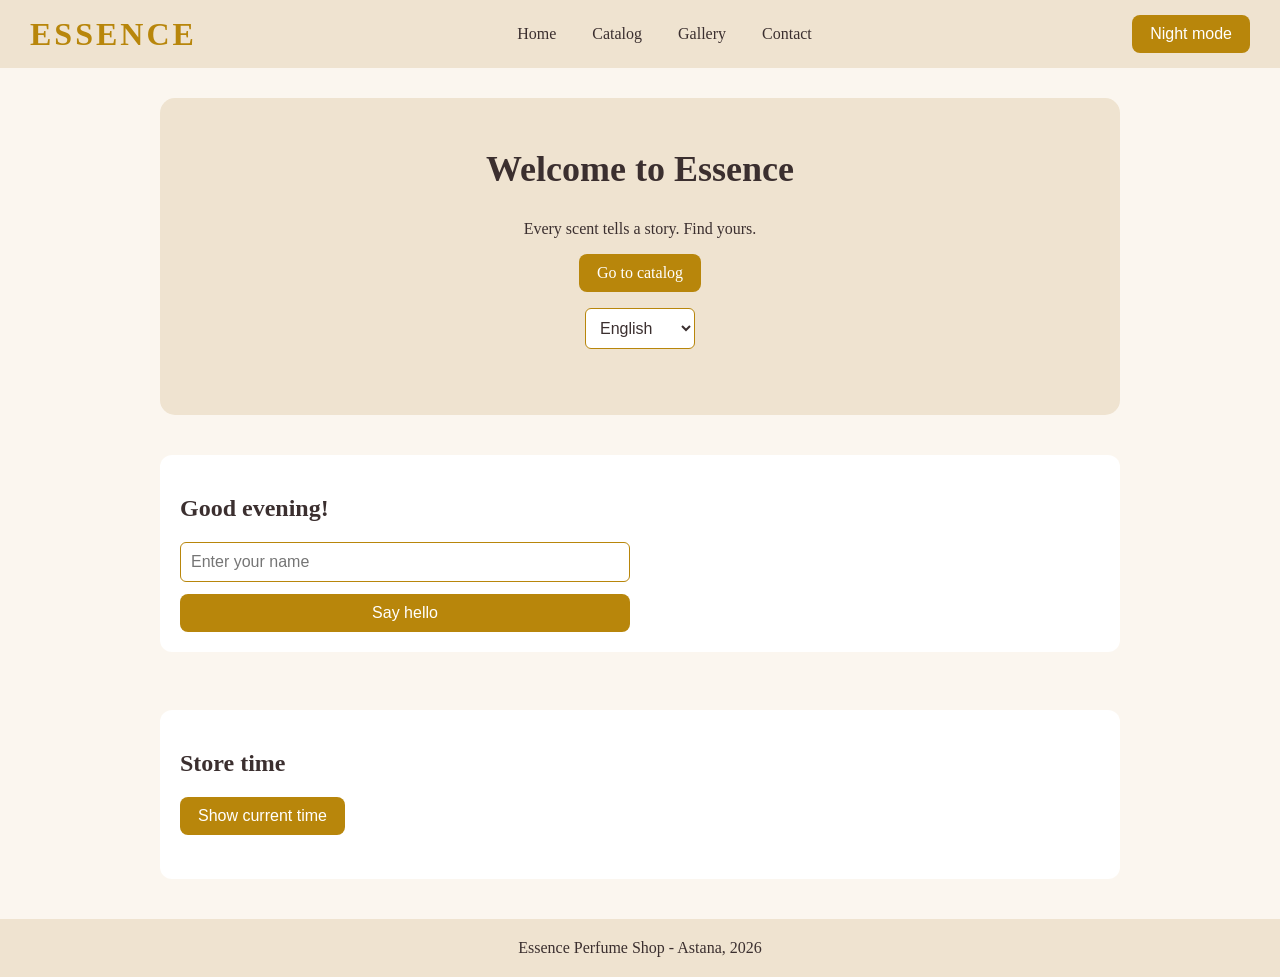
<file: index.html>
<!DOCTYPE html>
<html lang="en">
<head>
<meta charset="UTF-8">
<meta name="viewport" content="width=device-width, initial-scale=1.0">
<title>Home | Essence</title>
<link rel="stylesheet" href="css/style.css">
</head>
<body>
<header>
<h1 class="logo">ESSENCE</h1>
<nav id="menu"><a href="index.html">Home</a><a href="catalog.html">Catalog</a><a href="gallery.html">Gallery</a><a href="contact.html">Contact</a></nav>
<button id="theme-btn">Night mode</button>
</header>
<main>
<section class="hero">
<h2 data-key="title">Welcome to Essence</h2>
<p data-key="text">Every scent tells a story. Find yours.</p>
<a class="btn" href="catalog.html" data-key="btn">Go to catalog</a>
<p><select id="lang-select">
<option value="en">English</option>
<option value="ru">Русский</option>
<option value="kk">Қазақша</option>
</select></p>
</section>
<section class="box">
<h2 id="greeting">Hello!</h2>
<form id="name-form">
<input type="text" id="name-input" placeholder="Enter your name">
<button type="submit">Say hello</button>
</form>
</section>
<br>
<section class="box">
<h2>Store time</h2>
<button id="time-btn">Show current time</button>
<p id="time-output"></p>
</section>
</main>
<footer>Essence Perfume Shop - Astana, 2026</footer>
<script src="js/sound.js"></script>
<script src="js/theme.js"></script>
<script src="js/nav.js"></script>
<script src="js/greeting.js"></script>
<script src="js/clock.js"></script>
<script src="js/language.js"></script>
</body>
</html>
</file>
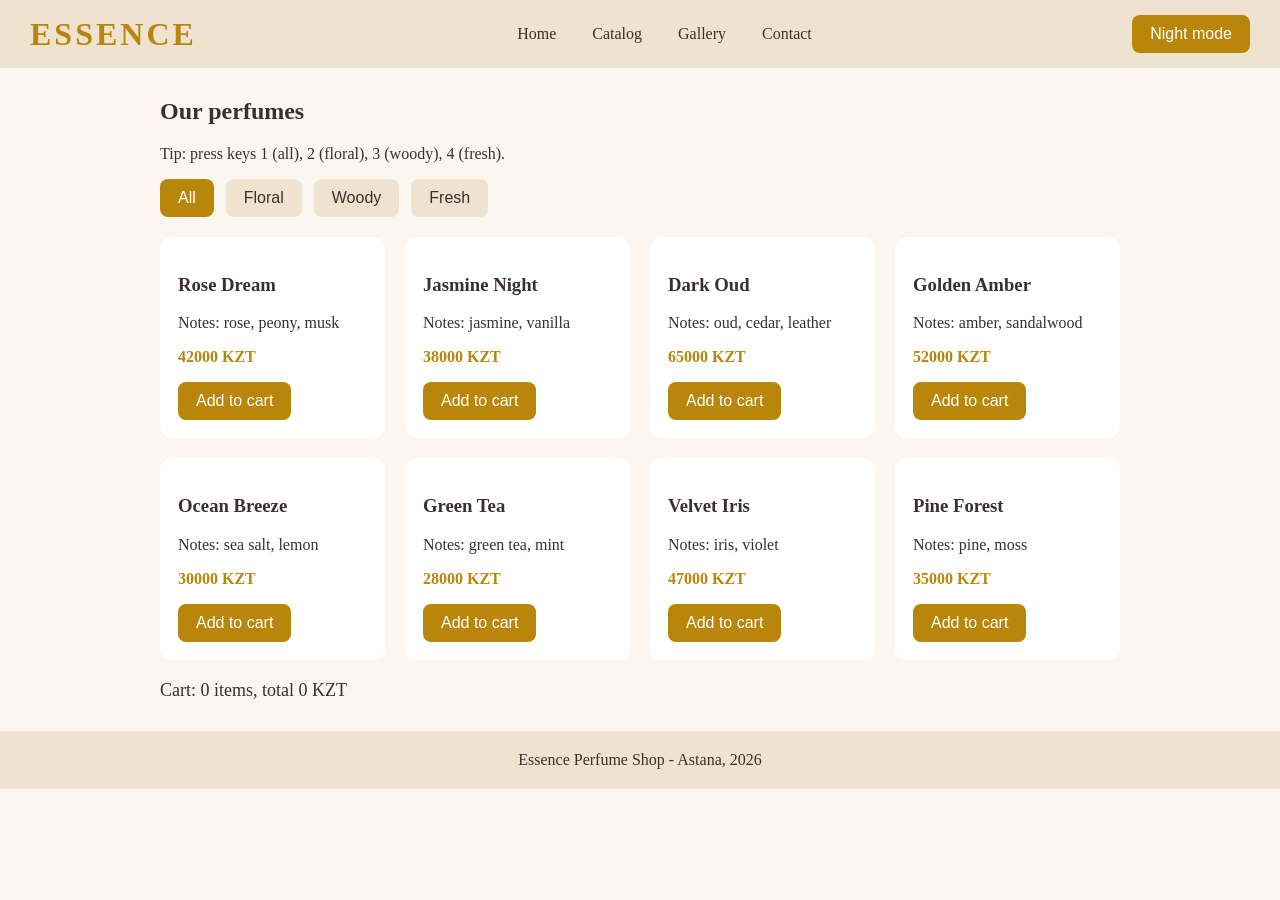
<file: catalog.html>
<!DOCTYPE html>
<html lang="en">
<head>
<meta charset="UTF-8">
<meta name="viewport" content="width=device-width, initial-scale=1.0">
<title>Catalog | Essence</title>
<link rel="stylesheet" href="css/style.css">
</head>
<body>
<header>
<h1 class="logo">ESSENCE</h1>
<nav id="menu"><a href="index.html">Home</a><a href="catalog.html">Catalog</a><a href="gallery.html">Gallery</a><a href="contact.html">Contact</a></nav>
<button id="theme-btn">Night mode</button>
</header>
<main>
<h2>Our perfumes</h2>
<p>Tip: press keys 1 (all), 2 (floral), 3 (woody), 4 (fresh).</p>
<div class="filters">
<button class="filter-btn active" data-category="all">All</button>
<button class="filter-btn" data-category="floral">Floral</button>
<button class="filter-btn" data-category="woody">Woody</button>
<button class="filter-btn" data-category="fresh">Fresh</button>
</div>
<div class="grid" id="perfume-grid"></div>
<p id="cart-info">Cart: 0 items, total 0 KZT</p>
</main>
<footer>Essence Perfume Shop - Astana, 2026</footer>
<script src="js/sound.js"></script>
<script src="js/theme.js"></script>
<script src="js/nav.js"></script>
<script src="js/data.js"></script>
<script src="js/catalog.js"></script>
</body>
</html>
</file>
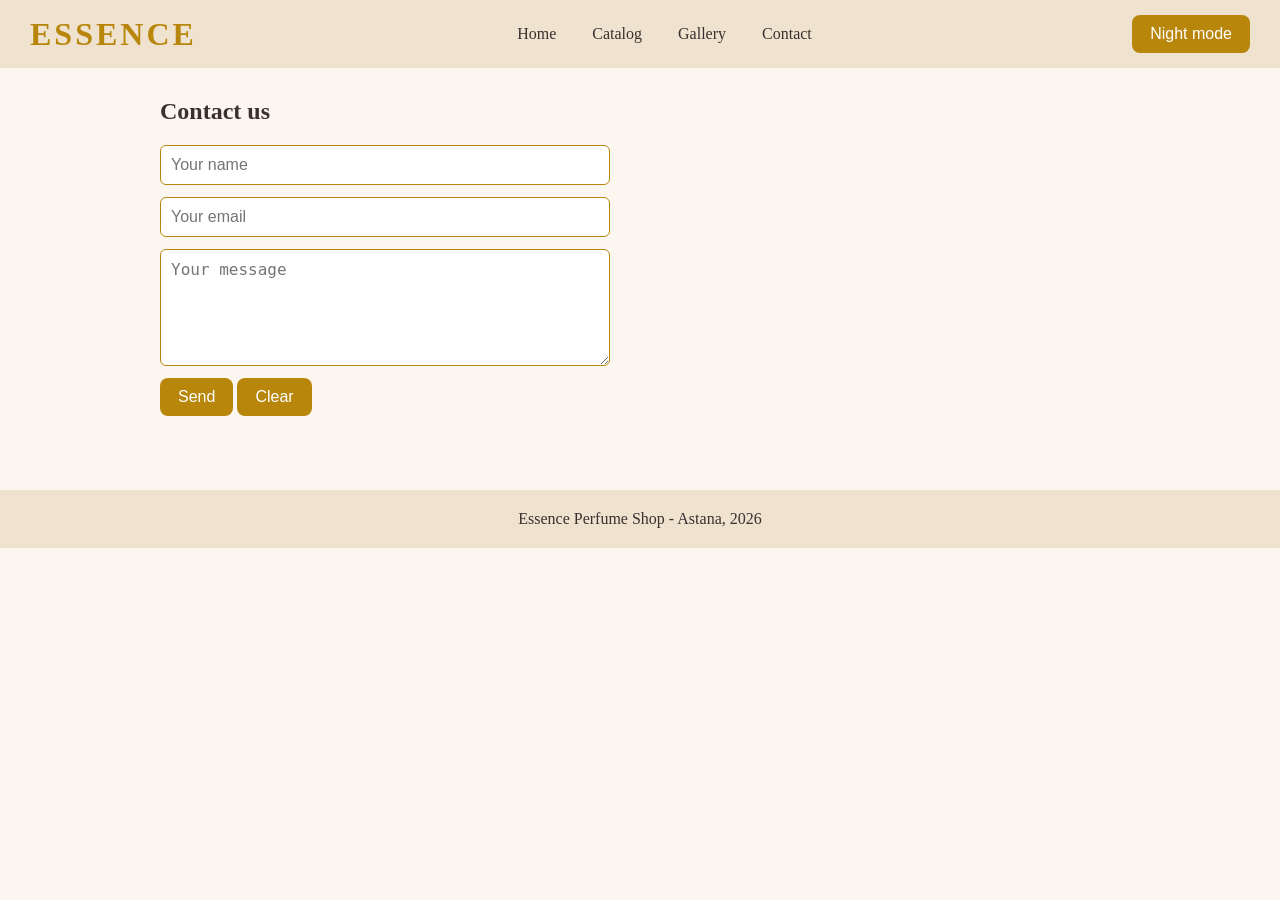
<file: contact.html>
<!DOCTYPE html>
<html lang="en">
<head>
<meta charset="UTF-8">
<meta name="viewport" content="width=device-width, initial-scale=1.0">
<title>Contact | Essence</title>
<link rel="stylesheet" href="css/style.css">
</head>
<body>
<header>
<h1 class="logo">ESSENCE</h1>
<nav id="menu"><a href="index.html">Home</a><a href="catalog.html">Catalog</a><a href="gallery.html">Gallery</a><a href="contact.html">Contact</a></nav>
<button id="theme-btn">Night mode</button>
</header>
<main>
<h2>Contact us</h2>
<form id="contact-form">
<input type="text" id="name" placeholder="Your name">
<input type="email" id="email" placeholder="Your email">
<textarea id="message" rows="5" placeholder="Your message"></textarea>
<div><button type="submit">Send</button> <button type="button" id="reset-btn">Clear</button></div>
<p id="form-message"></p>
</form>
</main>
<footer>Essence Perfume Shop - Astana, 2026</footer>
<script src="js/sound.js"></script>
<script src="js/theme.js"></script>
<script src="js/nav.js"></script>
<script src="js/contact.js"></script>
</body>
</html>
</file>
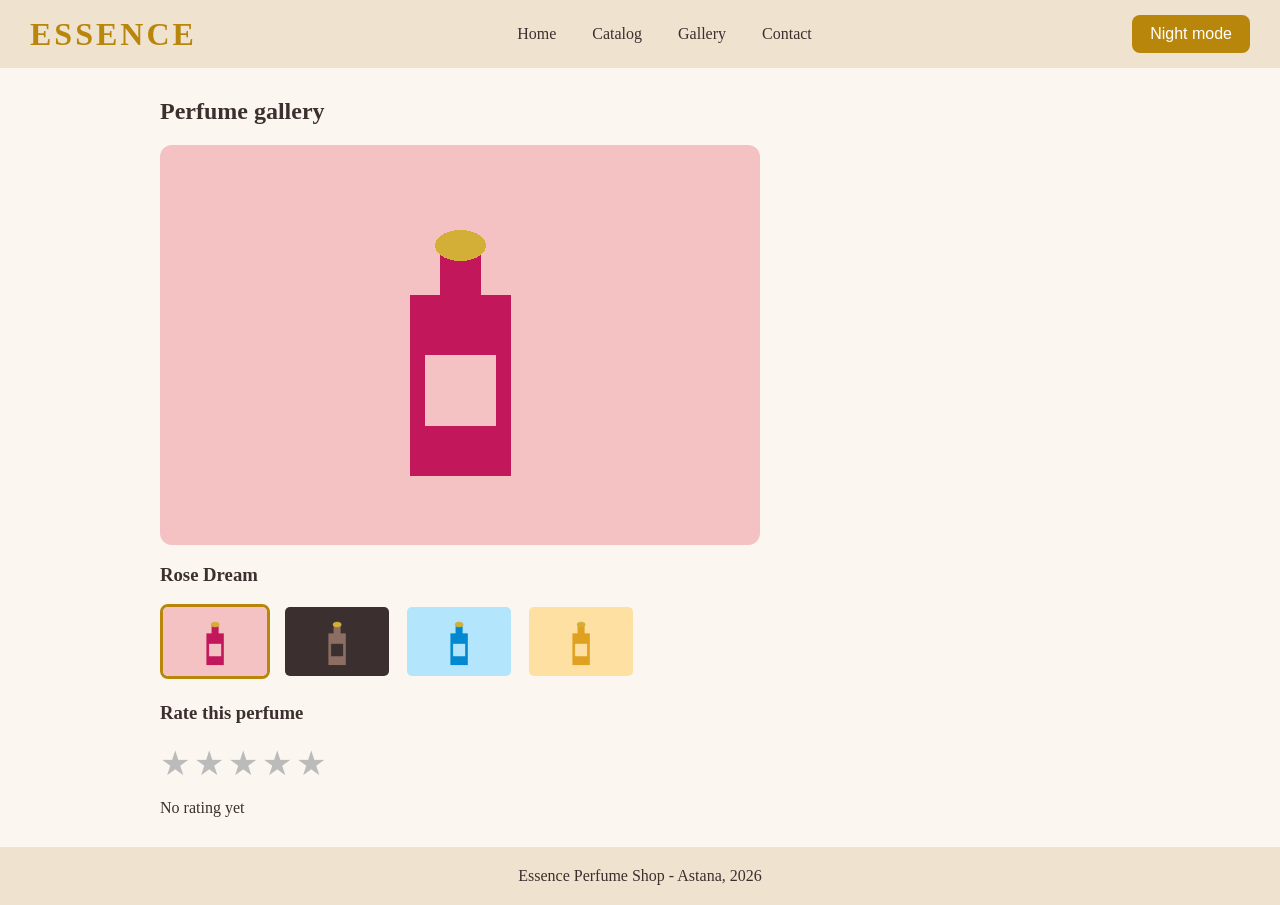
<file: gallery.html>
<!DOCTYPE html>
<html lang="en">
<head>
<meta charset="UTF-8">
<meta name="viewport" content="width=device-width, initial-scale=1.0">
<title>Gallery | Essence</title>
<link rel="stylesheet" href="css/style.css">
</head>
<body>
<header>
<h1 class="logo">ESSENCE</h1>
<nav id="menu"><a href="index.html">Home</a><a href="catalog.html">Catalog</a><a href="gallery.html">Gallery</a><a href="contact.html">Contact</a></nav>
<button id="theme-btn">Night mode</button>
</header>
<main>
<h2>Perfume gallery</h2>
<img id="big-image" src="images/perfume1.png" alt="Perfume">
<h3 id="image-title">Rose Dream</h3>
<div class="thumbs" id="thumbs">
<img src="images/perfume1.png" alt="Rose Dream" class="active">
<img src="images/perfume2.png" alt="Dark Oud">
<img src="images/perfume3.png" alt="Ocean Breeze">
<img src="images/perfume4.png" alt="Golden Amber">
</div>
<h3>Rate this perfume</h3>
<div id="stars">
<span class="star" data-value="1">&#9733;</span>
<span class="star" data-value="2">&#9733;</span>
<span class="star" data-value="3">&#9733;</span>
<span class="star" data-value="4">&#9733;</span>
<span class="star" data-value="5">&#9733;</span>
</div>
<p id="rating-text">No rating yet</p>
</main>
<footer>Essence Perfume Shop - Astana, 2026</footer>
<script src="js/sound.js"></script>
<script src="js/theme.js"></script>
<script src="js/nav.js"></script>
<script src="js/gallery.js"></script>
<script src="js/rating.js"></script>
</body>
</html>
</file>
<file: css/style.css>
/* Colors are stored in variables, so the night theme only changes them */
:root { --bg:#fbf6ef; --text:#3b2f2f; --card:#ffffff; --accent:#b8860b; --soft:#efe3d0; }
body.night { --bg:#1e1624; --text:#f1e6f5; --card:#2d2336; --accent:#e0b657; --soft:#3a2d47; }

* { box-sizing: border-box; }
body { margin:0; font-family: Georgia, serif; background:var(--bg); color:var(--text); transition: background .4s, color .4s; }
header { display:flex; justify-content:space-between; align-items:center; flex-wrap:wrap; padding:15px 30px; background:var(--soft); }
.logo { margin:0; color:var(--accent); letter-spacing:3px; }
nav a { margin:0 10px; color:var(--text); text-decoration:none; padding:5px 8px; border-radius:6px; }
nav a:hover, nav a:focus { background:var(--accent); color:#fff; outline:none; }
main { max-width:1000px; margin:30px auto; padding:0 20px; }
section { margin-bottom:40px; }
button, .btn { background:var(--accent); color:#fff; border:none; padding:10px 18px; border-radius:8px; cursor:pointer; font-size:16px; text-decoration:none; display:inline-block; transition: transform .2s; }
button:hover, .btn:hover { transform: scale(1.06); }
input, textarea, select { padding:10px; border:1px solid var(--accent); border-radius:6px; background:var(--card); color:var(--text); font-size:16px; }
.hero { text-align:center; padding:50px 20px; background:var(--soft); border-radius:15px; }
.hero h2 { font-size:36px; margin-top:0; }
.box { background:var(--card); padding:20px; border-radius:12px; }
#time-output { font-size:24px; color:var(--accent); }

/* catalog */
.filters { margin-bottom:20px; }
.filters button { margin-right:8px; background:var(--soft); color:var(--text); }
.filters button.active { background:var(--accent); color:#fff; }
.grid { display:grid; grid-template-columns: repeat(auto-fill, minmax(220px,1fr)); gap:20px; }
.card { background:var(--card); padding:18px; border-radius:12px; animation: fadeIn .6s; transition: transform .3s, box-shadow .3s; }
.card:hover { transform: translateY(-8px); box-shadow:0 8px 20px rgba(0,0,0,.2); }
.price { color:var(--accent); font-weight:bold; }
@keyframes fadeIn { from {opacity:0; transform:translateY(20px);} to {opacity:1; transform:translateY(0);} }
#cart-info { margin-top:20px; font-size:18px; }

/* gallery */
#big-image { width:100%; max-width:600px; border-radius:12px; display:block; margin-bottom:10px; transition: transform .4s; }
#big-image.pop { transform: scale(1.05); }
.thumbs img { width:110px; height:75px; object-fit:cover; margin-right:8px; border-radius:8px; cursor:pointer; border:3px solid transparent; }
.thumbs img.active { border-color:var(--accent); }
.star { font-size:34px; cursor:pointer; color:#bbb; transition: transform .2s, color .2s; display:inline-block; }
.star:hover { transform: scale(1.3); }
.star.active { color:gold; }

/* contact */
form { display:flex; flex-direction:column; max-width:450px; gap:12px; }
#form-message.success { color:green; }
#form-message.error { color:red; }
footer { text-align:center; padding:20px; background:var(--soft); }
</file>
